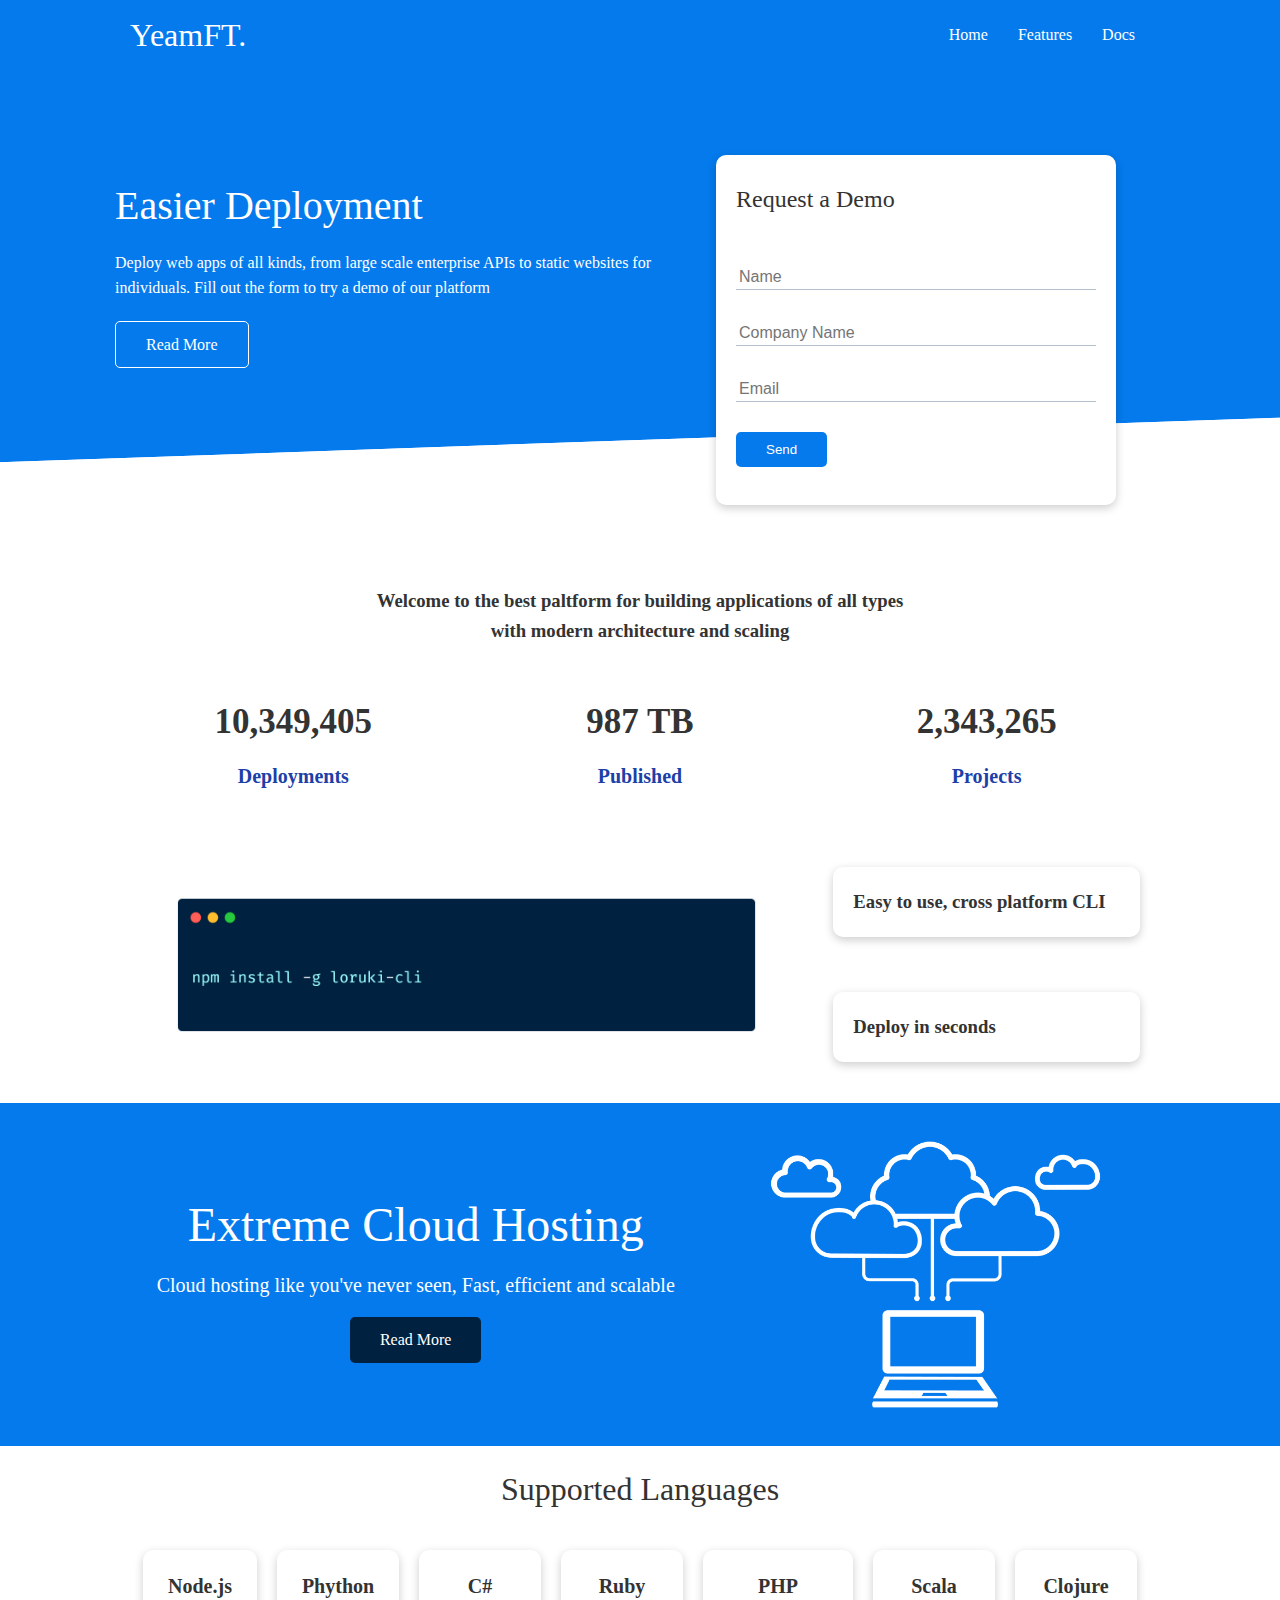
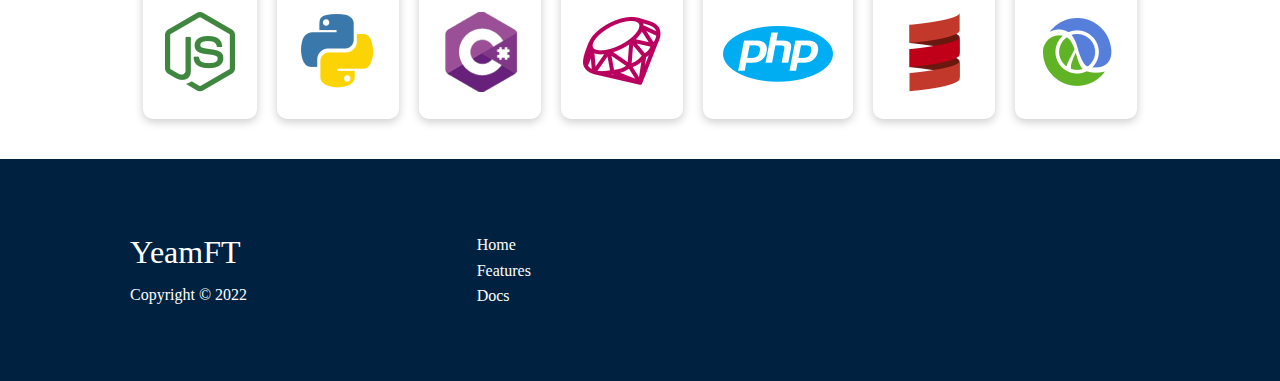
<file: index.html>
<!DOCTYPE html>
<html lang="en">
<head>
    <meta charset="UTF-8">
    <meta http-equiv="X-UA-Compatible" content="IE=edge">
    <meta name="viewport" content="width=device-width, initial-scale=1.0">
    <link rel="stylesheet" href="https://cdnjs.cloudflare.com/ajax/libs/font-awesome/6.1.1/css/all.min.css"
        integrity="sha512-KfkfwYDsLkIlwQp6LFnl8zNdLGxu9YAA1QvwINks4PhcElQSvqcyVLLD9aMhXd13uQjoXtEKNosOWaZqXgel0g=="
        crossorigin="anonymous" referrerpolicy="no-referrer" />
        <link rel="stylesheet" href="/css/style.css">
        <link rel="stylesheet" href="/css/utilities.css">
    <title>YeamFT | Cloud Hosting</title>
</head>
<body>
        <!-- navbar -->
        <div class="navbar">
            <div class="container flex">
                <h1>YeamFT.</h1>
                <nav>
                    <ul>
                        <li><a href="index.html">Home</a></li>
                        <li><a href="features.html">Features</a></li>
                        <li><a href="docs.html">Docs</a></li>
                        

                    </ul>
                </nav>
            </div>
        </div>
        
        <!-- show case -->
        <section class="showcase">
            <div class="container grid">
                <div class="showcase-text">
                    <h1>Easier Deployment</h1>
                    <p>Deploy web apps of all kinds, from large scale enterprise APIs
                        to static websites for individuals. Fill out the form to try a demo 
                        of our platform
                    </p>
                    <a href="features.html" class="btn btn-outline">
                        Read More
                    </a>
                </div>

                <div class="showcase-form card">
                    <h2>Request a Demo</h2>
                    <form name="contact" method="POST" netlify-honeypot="bot-field" data-netlify="true">
                        <input type="hidden" name="form-name" value="contact">
                        <p class="hidden">
                            <label>Don't fill this out if your human:<input name="bot-field"></label>
                        </p>
                        <div class="form-control">
                            <input type="text" name="name" placeholder="Name" required>
                        </div>
                        <div class="form-control">
                            <input type="text" name="company" placeholder="Company Name" required>
                        </div>
                        <div class="form-control">
                            <input type="email" name="email" placeholder="Email" required>
                        </div>
                        <input type="submit" value="Send" class="btn btn-primary">
                    </form>
                </div>
            </div>
        </section>

            <!-- Stats -->
            <section class="stats"> 
                    <div class="container">
                        <h3 class="stats-heading text-center my-1">
                            Welcome to the best paltform for building  applications  of
                            all types <br> with modern architecture and scaling
                        </h3>

                        <div class="grid grid-3 text-center my-4">
                            <div>
                                <i class="fas fa-server fa-3x"></i>
                                <h3>10,349,405</h3>
                                <p class="text-secondary">Deployments</p>
                            </div>
                            <div>
                                <i class="fas fa-upload fa-3x"></i>
                                <h3>987 TB</h3>
                                <p class="text-secondary">Published</p>
                            </div>
                            <div>
                                <i class="fas fa-project-diagram fa-3x"></i>
                                <h3>2,343,265</h3>
                                <p class="text-secondary">Projects</p>
                            </div>

                        </div>
                    </div>
            </section>

            <!-- Cli -->
            <section class="cli">
                <div class="container grid">
                    <img src="/images/cli.png" alt="">
                    <div class="card">
                        <h3>Easy to use, cross platform CLI</h3>
                    </div>
                    <div class="card">
                        <h3>Deploy in seconds</h3>
                    </div>
                </div>
            </section>

            <!-- Cloud -->
            <section class="cloud bg-primary my-2 py-2">
                <div class="container grid">
                    <div class="text-center">
                        <h2 class="lg">Extreme Cloud Hosting</h2>
                        <p class="lead my-1">Cloud hosting like you've never seen, Fast, efficient and scalable</p>
                        <a href="features.html" class="btn btn-dark">Read More</a>
                    </div>
                    <img src="/images/cloud.png" alt="">
                </div>
            </section>

            <!-- Languages -->
            <section class="languages">
                <h2 class="md text-center my-2">
                    Supported Languages
                </h2>

                <div class="container flex">
                    <div class="card">
                        <h4>Node.js</h4>
                        <img src="/images/logos/node.png" alt="">
                    </div>
                    <div class="card">
                        <h4>Phython</h4>
                        <img src="/images/logos/python.png" alt="">
                    </div>
                    <div class="card">
                        <h4>C#</h4>
                        <img src="/images/logos/csharp.png" alt="">
                    </div>
                    <div class="card">
                        <h4>Ruby</h4>
                        <img src="/images/logos/ruby.png" alt="">
                    </div>
                    <div class="card">
                        <h4>PHP</h4>
                        <img src="/images/logos/php.png" alt="">
                    </div>
                    <div class="card">
                        <h4>Scala</h4>
                        <img src="/images/logos/scala.png" alt="">
                    </div>
                    <div class="card">
                        <h4>Clojure</h4>
                        <img src="/images/logos/clojure.png" alt="">
                    </div>
                </div>
                
            </section>


            <!-- Footer -->
            <footer class="footer bg-dark py-5">
                <div class="container grid grid-3">
                    <div>
                        <h1>YeamFT</h1>
                        <p>Copyright &copy; 2022</p>
                    </div>
                    <nav>
                        <ul>
                            <li><a href="index.html">Home</a></li>
                            <li><a href="features.html">Features</a></li>
                            <li><a href="docs.html">Docs</a></li>

                        </ul>
                    </nav>
                    <div class="social">
                        <a href="#"><i class="fab fa-twitter fa-2x"></i></a>
                        <a href="#"><i class="fab fa-facebook fa-2x"></i></a>
                        <a href="#"><i class="fab fa-instagram fa-2x"></i></a>
                        <a href="#"><i class="fab fa-github fa-2x"></i></a>

                    </div>
                </div>
            </footer>
</body>
</html>
</file>
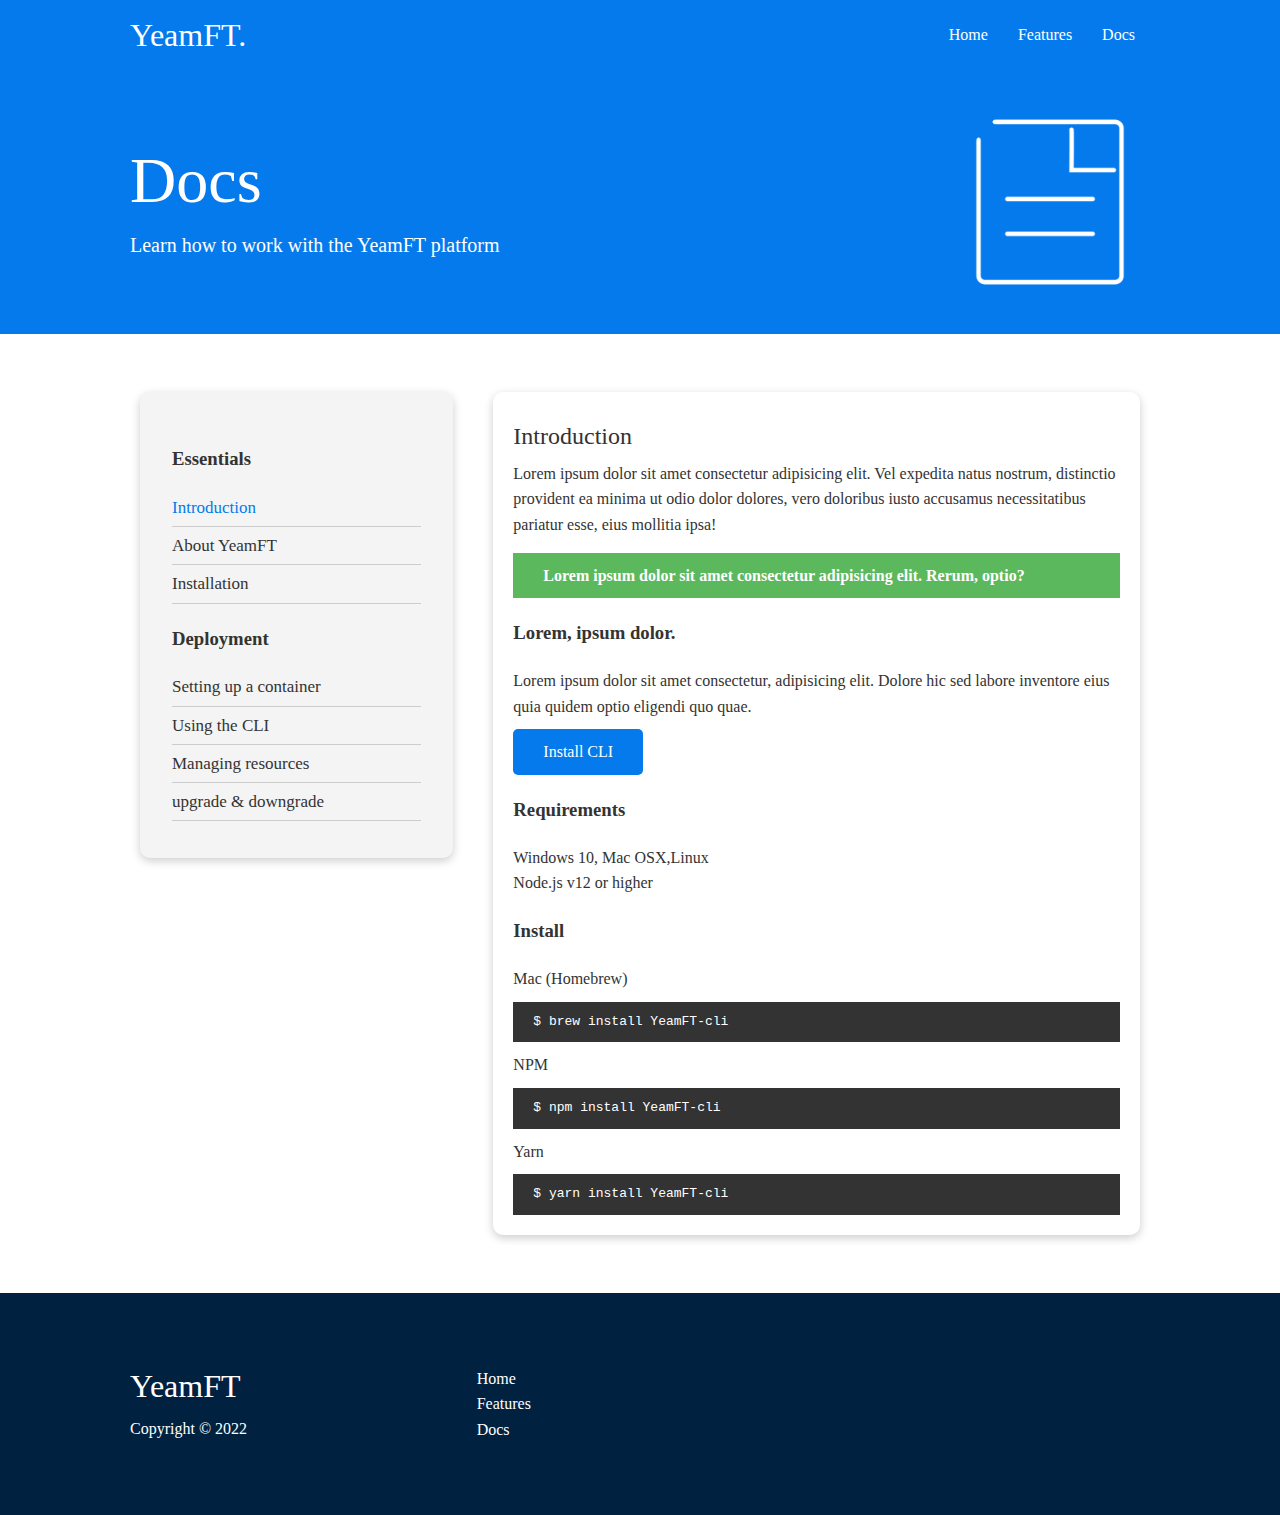
<file: docs.html>
<!DOCTYPE html>
<html lang="en">

<head>
    <meta charset="UTF-8">
    <meta http-equiv="X-UA-Compatible" content="IE=edge">
    <meta name="viewport" content="width=device-width, initial-scale=1.0">
    <link rel="stylesheet" href="https://cdnjs.cloudflare.com/ajax/libs/font-awesome/6.1.1/css/all.min.css"
        integrity="sha512-KfkfwYDsLkIlwQp6LFnl8zNdLGxu9YAA1QvwINks4PhcElQSvqcyVLLD9aMhXd13uQjoXtEKNosOWaZqXgel0g=="
        crossorigin="anonymous" referrerpolicy="no-referrer" />
    <link rel="stylesheet" href="/css/style.css">
    <link rel="stylesheet" href="/css/utilities.css">
    <title>YeamFT | Cloud Hosting</title>
</head>

<body>
    <!-- navbar -->
    <div class="navbar">
        <div class="container flex">
            <h1>YeamFT.</h1>
            <nav>
                <ul>
                    <li><a href="index.html">Home</a></li>
                    <li><a href="features.html">Features</a></li>
                    <li><a href="docs.html">Docs</a></li>


                </ul>
            </nav>
        </div>
    </div>

    <!-- Head -->
    <section class="docs-head bg-primary py-3">
        <div class="container grid">
            <div>
                <h1 class="xl">Docs</h1>
                <p class="lead">
                  Learn how to work with the YeamFT platform
                </p>
            </div>
            <img src="/images/docs.png" alt="">
        </div>
    </section>


    <!-- Docs Main -->
    <section class="docs-main my-4">
        <div class="container grid">
            <div class="card bg-light p-3">
                <h3 class="my-2"> Essentials</h3>
                <nav>
                    <ul>
                        <li><a class="text-primary" href="#">Introduction</a></li>
                        <li><a href="#">About YeamFT</a></li>
                        <li><a href="#">Installation</a></li>

                    </ul>
                </nav>
                <h3 class="my-2">Deployment</h3>
                <nav>
                    <ul>
                        <li><a href="#">Setting up a container</a></li>
                        <li><a href="#">Using the CLI</a></li>
                        <li><a href="#">Managing resources</a></li>
                        <li><a href="#">upgrade & downgrade</a></li>
                    </ul>
                </nav>
            </div>
            <div class="card">
                <h2>Introduction</h2>
                <p>Lorem ipsum dolor sit amet consectetur adipisicing elit. Vel expedita natus nostrum, distinctio provident ea minima ut odio dolor dolores, vero doloribus iusto accusamus necessitatibus pariatur esse, eius mollitia ipsa!</p>
                <div class="alert alert-success">
                    <i class="fas fa-info"></i> Lorem ipsum dolor sit amet consectetur adipisicing elit. Rerum, optio?
                </div>
                <h3>Lorem, ipsum dolor.</h3>
                <p>Lorem ipsum dolor sit amet consectetur, adipisicing elit. Dolore hic sed labore inventore eius quia quidem optio eligendi quo quae.</p>
                <a href="#" class="btn btn-primary">Install CLI</a>

                <h3>Requirements</h3>
                <ul>
                    <li>Windows 10, Mac OSX,Linux</li>
                    <li>Node.js v12 or higher</li>
                </ul>

                <h3>Install</h3>
                <p>Mac (Homebrew)</p>
                <pre><code>$ brew install YeamFT-cli</code></pre>
                <p>NPM</p>
                <pre><code>$ npm install YeamFT-cli</code></pre>
                <p>Yarn</p>
                <pre><code>$ yarn install YeamFT-cli</code></pre>
            </div>
        </div>
    </section>





    <!-- Footer -->
    <footer class="footer bg-dark py-5">
        <div class="container grid grid-3">
            <div>
                <h1>YeamFT</h1>
                <p>Copyright &copy; 2022</p>
            </div>
            <nav>
                <ul>
                    <li><a href="index.html">Home</a></li>
                    <li><a href="features.html">Features</a></li>
                    <li><a href="docs.html">Docs</a></li>

                </ul>
            </nav>
            <div class="social">
                <a href="#"><i class="fab fa-twitter fa-2x"></i></a>
                <a href="#"><i class="fab fa-facebook fa-2x"></i></a>
                <a href="#"><i class="fab fa-instagram fa-2x"></i></a>
                <a href="#"><i class="fab fa-github fa-2x"></i></a>

            </div>
        </div>
    </footer>
</body>

</html>
</file>
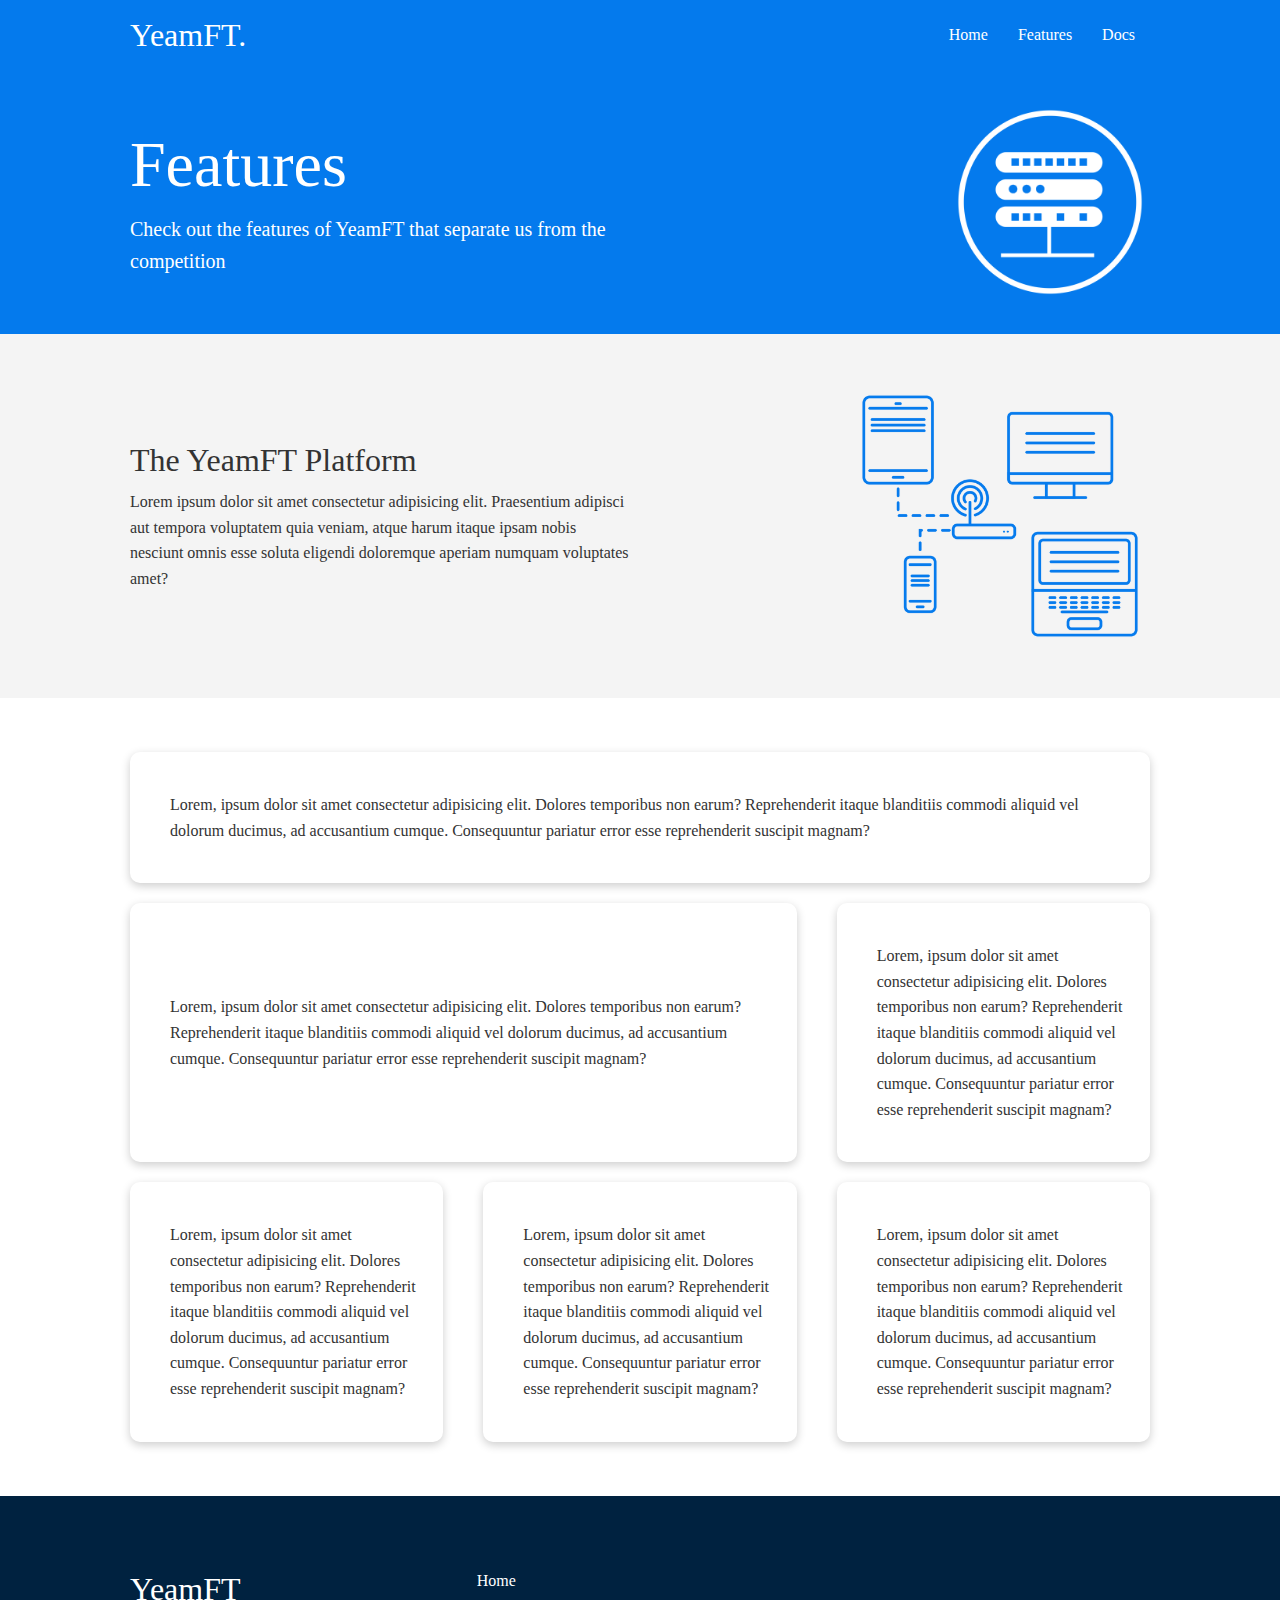
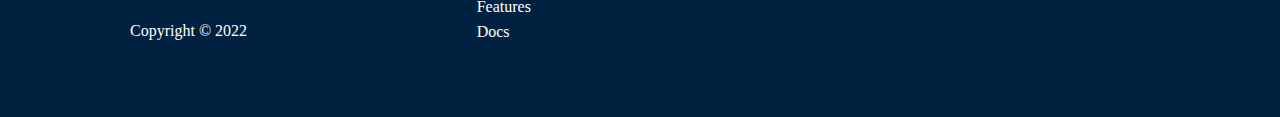
<file: features.html>
<!DOCTYPE html>
<html lang="en">

<head>
    <meta charset="UTF-8">
    <meta http-equiv="X-UA-Compatible" content="IE=edge">
    <meta name="viewport" content="width=device-width, initial-scale=1.0">
    <link rel="stylesheet" href="https://cdnjs.cloudflare.com/ajax/libs/font-awesome/6.1.1/css/all.min.css"
        integrity="sha512-KfkfwYDsLkIlwQp6LFnl8zNdLGxu9YAA1QvwINks4PhcElQSvqcyVLLD9aMhXd13uQjoXtEKNosOWaZqXgel0g=="
        crossorigin="anonymous" referrerpolicy="no-referrer" />
    <link rel="stylesheet" href="/css/style.css">
    <link rel="stylesheet" href="/css/utilities.css">
    <title>YeamFT | Cloud Hosting</title>
</head>

<body>
    <!-- navbar -->
    <div class="navbar">
        <div class="container flex">
            <h1>YeamFT.</h1>
            <nav>
                <ul>
                    <li><a href="index.html">Home</a></li>
                    <li><a href="features.html">Features</a></li>
                    <li><a href="docs.html">Docs</a></li>


                </ul>
            </nav>
        </div>
    </div>
        
        <!-- Head -->
        <section class="features-head bg-primary py-3">
            <div class="container grid">
                <div>
                    <h1 class="xl">Features</h1>
                    <p class="lead">
                        Check out the features of YeamFT that separate 
                        us from the competition
                    </p>
                </div>
                <img src="/images/server.png" alt="">
            </div>
        </section>


        <!-- sub head -->

        <section class="features-sub-head bg-light py-3">
            <div class="container grid">
                <div>
                    <h1 class="md">The YeamFT Platform</h1>
                    <p>
                        Lorem ipsum dolor sit amet consectetur adipisicing elit. Praesentium adipisci aut tempora voluptatem quia veniam, atque harum itaque ipsam nobis nesciunt omnis esse soluta eligendi doloremque aperiam numquam voluptates amet?
                    </p>
                </div>
                <img src="/images/server2.png" alt="">
            </div>
        </section>


        <!-- main -->
        <section class="features-main my-2">
            <div class="container grid grid-3">
                <div class="card flex">
                    <i class="fas fa-server fa-3x"></i>
                    <p>Lorem, ipsum dolor sit amet consectetur adipisicing elit. Dolores temporibus non earum? Reprehenderit itaque blanditiis commodi aliquid vel dolorum ducimus, ad accusantium cumque. Consequuntur pariatur error esse reprehenderit suscipit magnam?</p>
                </div>
                <div class="card flex">
                    <i class="fas fa-code-fork fa-3x"></i>
                    <p>Lorem, ipsum dolor sit amet consectetur adipisicing elit. Dolores temporibus non earum? Reprehenderit itaque
                        blanditiis commodi aliquid vel dolorum ducimus, ad accusantium cumque. Consequuntur pariatur error esse
                        reprehenderit suscipit magnam?</p>
                </div>
                <div class="card flex">
                    <i class="fas fa-code fa-3x"></i>
                    <p>Lorem, ipsum dolor sit amet consectetur adipisicing elit. Dolores temporibus non earum? Reprehenderit itaque
                        blanditiis commodi aliquid vel dolorum ducimus, ad accusantium cumque. Consequuntur pariatur error esse
                        reprehenderit suscipit magnam?</p>
                </div>
                <div class="card flex">
                    <i class="fas fa-database fa-3x"></i>
                    <p>Lorem, ipsum dolor sit amet consectetur adipisicing elit. Dolores temporibus non earum? Reprehenderit itaque
                        blanditiis commodi aliquid vel dolorum ducimus, ad accusantium cumque. Consequuntur pariatur error esse
                        reprehenderit suscipit magnam?</p>
                </div>
                <div class="card flex">
                    <i class="fas fa-upload fa-3x"></i>
                    <p>Lorem, ipsum dolor sit amet consectetur adipisicing elit. Dolores temporibus non earum? Reprehenderit itaque
                        blanditiis commodi aliquid vel dolorum ducimus, ad accusantium cumque. Consequuntur pariatur error esse
                        reprehenderit suscipit magnam?</p>
                </div>
                <div class="card flex">
                    <i class="fas fa-power-off fa-3x"></i>
                    <p>Lorem, ipsum dolor sit amet consectetur adipisicing elit. Dolores temporibus non earum? Reprehenderit itaque
                        blanditiis commodi aliquid vel dolorum ducimus, ad accusantium cumque. Consequuntur pariatur error esse
                        reprehenderit suscipit magnam?</p>
                </div>
                
            </div>
        </section>
    <!-- Footer -->
    <footer class="footer bg-dark py-5">
        <div class="container grid grid-3">
            <div>
                <h1>YeamFT</h1>
                <p>Copyright &copy; 2022</p>
            </div>
            <nav>
                <ul>
                    <li><a href="index.html">Home</a></li>
                    <li><a href="features.html">Features</a></li>
                    <li><a href="docs.html">Docs</a></li>

                </ul>
            </nav>
            <div class="social">
                <a href="#"><i class="fab fa-twitter fa-2x"></i></a>
                <a href="#"><i class="fab fa-facebook fa-2x"></i></a>
                <a href="#"><i class="fab fa-instagram fa-2x"></i></a>
                <a href="#"><i class="fab fa-github fa-2x"></i></a>

            </div>
        </div>
    </footer>
</body>

</html>
</file>
<file: css/style.css>
@import url('https://fonts.googleapis.com/css2?family=Hachi+Maru+Pop&family=Lato:wght@300&display=swap');



 :root{
    --primary-color:#047aed;
    --secondary-color:#1c3fa8;
    --dark-color: #002240;
    --light-color: #f4f4f4;
    --success-color:#5cb85c;
    --error-color:#d9534f;

 }
 
*{
    box-sizing: border-box;
    padding: 0;
    margin: 0;
}
body{
    font-family: 'Lato' sans-serif;
    color: #333;
    line-height: 1.6;
  
}

ul{
list-style-type: none;

}
a{
    text-decoration: none;
    color: #333;
}
img{
    width: 100%;
}

code ,pre{
    background: #333;
    color: #fff;
    padding: 10px;
}
.hidden{
    visibility: hidden;
    height: 0;
}
h1,h2{
    font-weight: 300;
    line-height: 1.2;
    margin: 10px 0;
}
p{
    margin: 10px 0;
}

            /* navbar */
.navbar{
    background-color: var(--primary-color);
    color: #fff;
   height: 70px;

}
.navbar ul{
    display: flex;
}
.navbar a{
    color: #fff;
    padding: 10px;
    margin: 0 5px;
}
.navbar a:hover {
    border-bottom: 2px solid #fff;
}
.navbar .flex{
    justify-content: space-between;
}

    /* showcase */
    .showcase{
        height: 400px;
        background-color: var(--primary-color);
        color: #fff;
        position: relative;
    }
    .showcase h1{
        font-size: 40px;
    }
    .showcase p{
        margin: 20px 0;
    }
    .showcase .grid{
        grid-template-columns: 55% 45%;
        gap: 30px;
        overflow: visible;
    }

    .showcase-text{
        animation: slideinFromLeft 1s;
    }




    .showcase-form{
        position: relative;
        top: 60px;
        height: 350px;     
        width: 400px;   
        padding: 40px;
        z-index: 100;
        /* justify-self: flex-end; */
        animation: slideinFromRight 1s;
    }
    .showcase-form .form-control{
        margin: 30px 0;

    }
    .showcase-form input[type='text'],
    .showcase-form input[type='email']{
        border: 0;
        border-bottom: 1px solid #b4becd;
        width: 100%;
        padding: 3px;
        font-size: 16px;
    }

 .showcase-form input:focus{
    outline: none;
 }

 .showcase::before, .showcase::after{
    content: '';
    position: absolute;
    height: 100px;
    bottom: -70px;
    background-color: #fff;
    right: 0;
    left: 0;
    transform: skewY(-2deg);
    -webkit-transform: skewY(-2deg);
    -moz-transform: skewY(-2deg);
    -ms-transform: skewY(-2deg);

}

        /* Stats */
    .stats{
        padding-top: 100px;
        animation: slideinFromBottom 1s;
    }
    
    .stats .grid h3{
        font-size: 35px;
    }

    .stats .grid p{
        font-size: 20px;
        font-weight: bold;
    }

    /* Cli */
    .cli .grid{
        grid-template-columns: repeat(3, 1fr);
        grid-template-rows: repeat(2, 1fr) ;
    }

    .cli .grid > *:first-child{
        grid-column: 1/ span 2;
        grid-row: 1/ span 2;
    }


    /* cloud */

    .cloud .grid{
        grid-template-columns: 4fr 3fr;
    }

    /* Languages */

    .languages .flex{
        flex-wrap: wrap;
    }
    .languages .card{
        text-align: center;
        margin: 18px 10px 40px;
        transition: transform 0.2s;
    }

    .languages .card h4{
        font-size: 20px;
        margin-bottom: 10px;
    }
    .languages .card:hover{
        transform: translateY(-15px);
    }



        /* Features */
        .features-head img,
        .docs-head img{
            width: 200px;
            justify-self: flex-end;
        }

                
        .features-sub-head img{
            width: 300px;
            justify-self: flex-end;
        }

        .features-main .card > i{
            margin-right: 20px;
        }
        .features-main .grid{
            padding: 30px;
        }

        .features-main .grid > *:first-child{
            grid-column: 1/ span 3;
        }
        .features-main .grid>*:nth-child(2) {
            grid-column: 1/ span 2;
        }


        /* Docs */
        .docs-main h3{
            margin: 20px 0;
        }

        .docs-main .grid{
            grid-template-columns: 1fr 2fr;
            align-items: flex-start;
        }

        .docs-main nav li{
            font-size: 17px;
            padding-bottom: 5px;
            margin-bottom: 5px;
            border-bottom: 1px #ccc solid;
        }

        .docs-main a:hover{
            font-weight: bold;
        }


        /* Animation */
        @keyframes slideinFromLeft{
            0%{
                transform: translateX(-100%);
            }
            100%{
                transform: translateX(0);
            }
        }
        @keyframes slideinFromRight {
            0% {
                transform: translateX(100%);
            }

            100% {
                transform: translateX(0);
            }
        }

        @keyframes slideinFromTop {
            0% {
                transform: translateY(-100%);
            }

            100% {
                transform: translateX(0);
            }
        }

        @keyframes slideinFromBottom {
            0% {
                transform: translateY(100%);
            }

            100% {
                transform: translateX(0);
            }
        }

    /* footer */
    footer .social a{
        margin: 0 10px;
    }


    /*  Tablets and under */
        @media(max-width:768px){
          /* body{
            display: none;
          } */
          .grid,
          .showcase .grid,
          .stats .grid,
          .cli .grid,
          .cloud .grid,
          .features-main .grid,
          .docs-main .grid{
            grid-template-columns: 1fr;
            grid-template-rows: 1fr;
          }
          .showcase{
            height: auto;
          }
          .showcase-text{
            text-align: center;
            margin-top: 40px;
            animation: slideinFromTop 1s;
          }
        

          .showcase-form{
            justify-self: center;
            margin: auto;
            animation: slideinFromBottom 1s;
          }
        .cli .grid>*:first-child {
            grid-column: 1;
            grid-row: 1;
        }

        .features-head,
        .features-sub-head,
        .docs-head{
            text-align: center;
        }
        .features-head img,
        .features-sub-head img,
        .docs-head img{
            justify-self: center;
                    }

        .features-main .grid > *:first-child,
        .features-main .grid > *:nth-child(2){
            grid-column: 1;
        }            
        }




    /* Mobile */
    @media(max-width: 500px){
        .navbar{
            height: 110px;
        }
        .navbar .flex{
            flex-direction: column;
        }
 

        .navbar ul{
            padding: 10px;
            background-color: rgba(0, 0, 0, 0.1);
        }
    }
</file>
<file: css/utilities.css>
/* utilities */
.container {
    max-width: 1100px;
    margin: 0 auto;
    padding: 0 40px;
    overflow: auto;
   
}

.card {
    background-color: #fff;
    color: #333;
    border-radius: 10px;
    box-shadow: 0 3px 10px rgba(0, 0, 0, 0.2);
    padding: 20px;
    margin: 10px;
}

.btn {
    display: inline-block;
    padding: 10px 30px;
    cursor: pointer;
    background: var(--primary-color);
    border: none;
    border-radius: 5px;
    color: #fff;

}

.btn-outline {
    background-color: transparent;
    border: 1px solid #fff;
}


.text-center{
    text-align: center;
    

}






.btn:hover {
    transform: scale(0.98);
}

    /* Backgrounds & colored buttons */
        .bg-primary, 
        .btn-primary{
            background-color: var(--primary-color);
            color: #fff;
        }
        .bg-secondary,
        .btn-secondary {
            background-color: var(--secondary-color);
            color: #fff;
        }
         .bg-dark,
         .btn-dark {
             background-color: var(--dark-color);
             color: #fff;
         }
        .bg-light,
        .btn-light {
            background-color: var(--light-color);
            color: #333;
        }

                .bg-primary a,
                .btn-primary a,
                .bg-secondary a,
                .btn-secondary a, 
                .bg-dark a,
                .btn-dark a
                {
                    color: #fff;
                }

                /* Text Color */
            .text-primary {
                color: var(--primary-color);
                
            }

            .text-secondary {
                color: var(--secondary-color);
                
            }

            .text-dark {
                color: var(--dark-color);
                
            }

            .text-light {
                color: var(--light-color);
                
            }
        /* text Sizes */
        .lead{
            font-size: 20px;
        }

        .sm{
            font-size: 1rem;
        }
        .md{
            font-size: 2rem;
        }
        .lg{
            font-size: 3rem;
        }
        .xl{
            font-size: 4rem;
        }

        /* Alert */
        .alert{
            background-color: var(--light-color);
            padding: 10px 20px;
            font-weight: bold;
            margin: 15px 0;
        }
        .alert i{
            margin-right: 10px;
            
        }

        .alert-success{
            background-color: var(--success-color);
            color: #fff;
        }
        .alert-error{
            background-color: var(--error-color);
            color: #fff;
        }

.flex {
    display: flex;
    align-items: center;
    justify-content: center;
    height: 100%;
}

.grid {
    display: grid;
    grid-template-columns: repeat(2, 1fr);
    gap: 20px;
    justify-content: center;
    align-items: center;
    height: 100%;
}

.grid-3 {
    grid-template-columns: repeat(3, 1fr);
}



/* Margin */

.my-1{
    margin: 1rem 0;
}
.my-2{
    margin: 1.5rem 0;
}

.my-3{
    margin: 2rem 0;
}
.my-4{
    margin: 3rem 0;
}
.my-5{
    margin: 4rem 0;
}






/* Margin */

.m-1 {
    margin: 1rem;
}

.m-2 {
    margin: 1.5rem;
}

.m-3 {
    margin: 2rem;
}

.m-4 {
    margin: 3rem;
}

.m-5 {
    margin: 4rem;
}


/* Padding */

.py-1 {
    padding: 1rem 0;
}

.py-2 {
    padding: 1.5rem 0;
}

.py-3 {
    padding: 2rem 0;
}

.py-4 {
    padding: 3rem 0;
}

.py-5 {
    padding: 4rem 0;
}


.p-1 {
    padding: 1rem;
}

.p-2 {
    padding: 1.5rem;
}

.p-3 {
    padding: 2rem;
}

.p-4 {
    padding: 3rem;
}

.p-5 {
    padding: 4rem;
}
</file>
